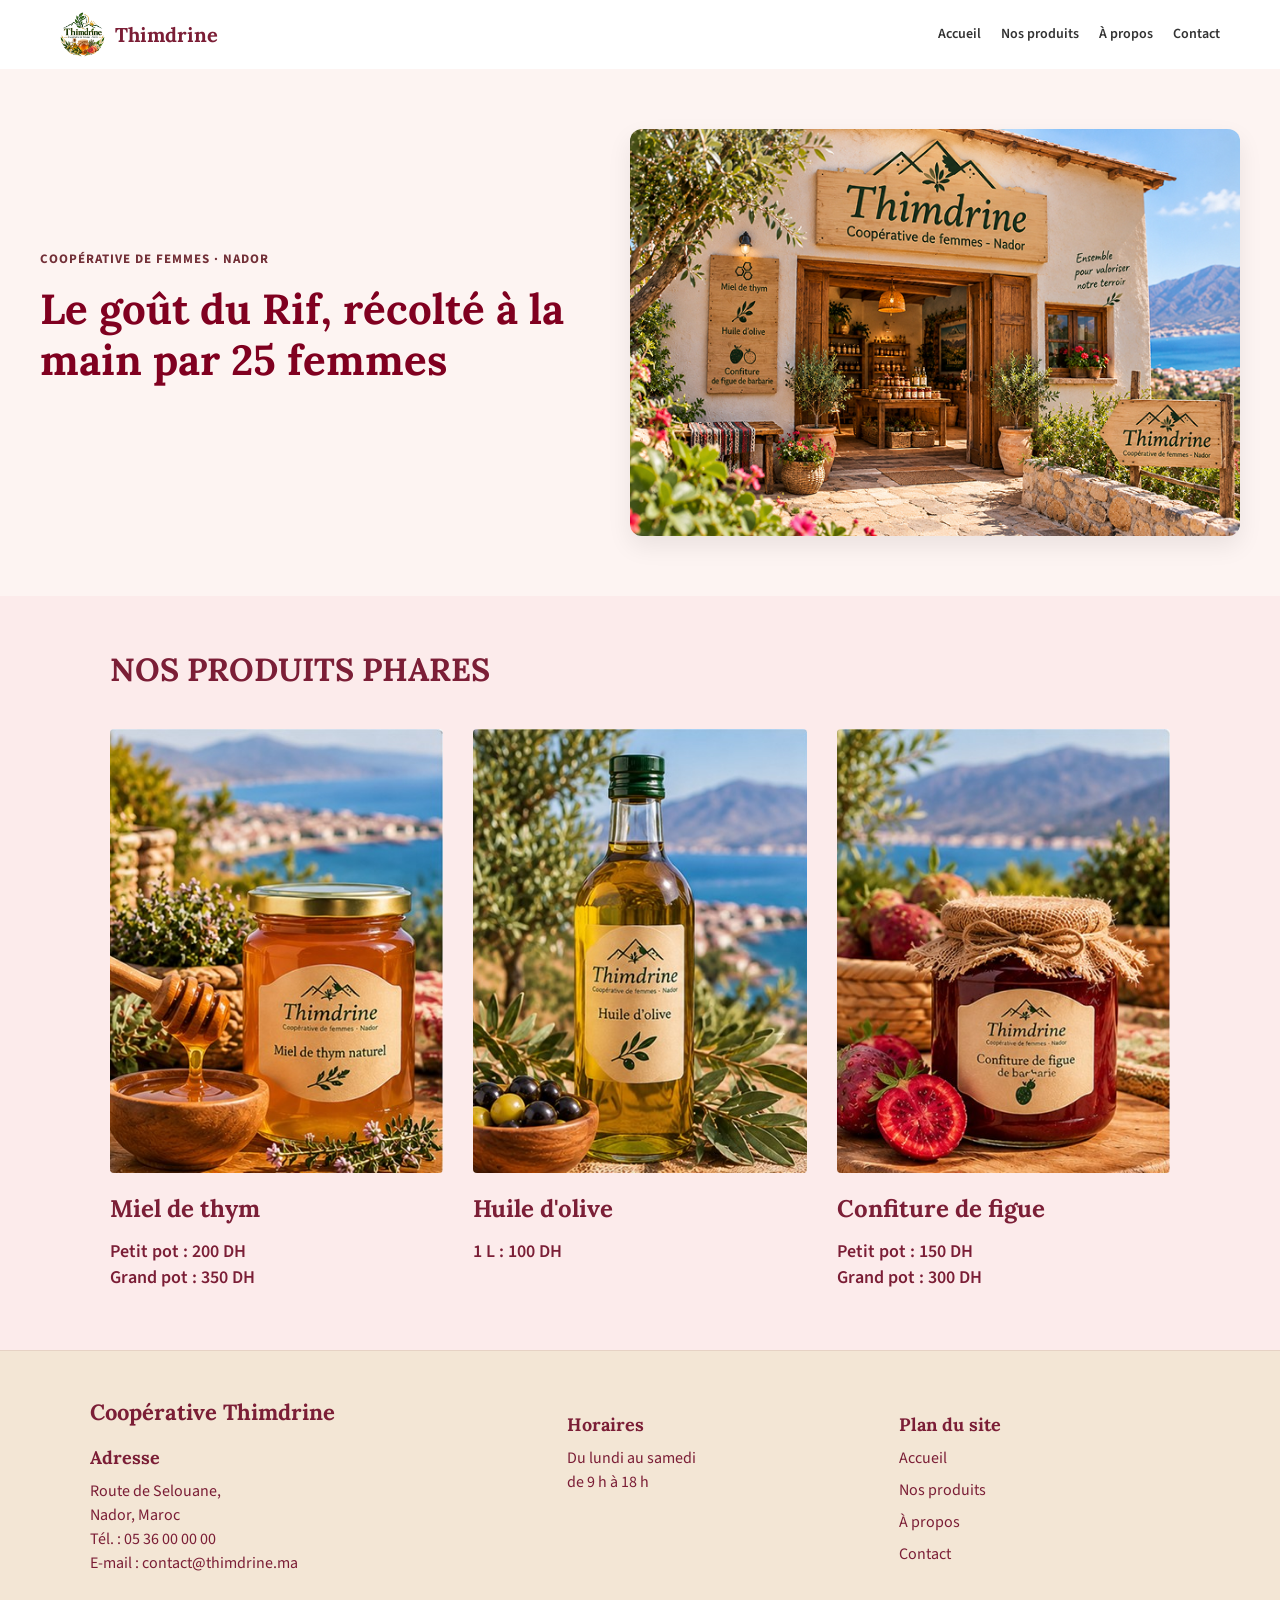
<file: index.html>
<!DOCTYPE html>
<html lang="fr">
<head>
  <meta charset="UTF-8">
  <meta name="viewport" content="width=device-width, initial-scale=1.0">
  <title>Thimdrine - Accueil</title>

  <!-- Police Lora pour les titres & Source Sans 3 pour le texte -->
  <link rel="preconnect" href="https://fonts.googleapis.com">
  <link rel="preconnect" href="https://fonts.gstatic.com" crossorigin>
  <link href="https://fonts.googleapis.com/css2?family=Lora:ital,wght@0,600;0,700;1,600&family=Source+Sans+3:wght@400;600;700&display=swap" rel="stylesheet">

  <!-- Lien vers le fichier CSS externe -->
  <link rel="stylesheet" href="style.css">
</head>
<body>
<!--entete-->
<header class="navbar">
  <div class="logo-thimd">
    <div class="logo-circle">
      <img src="images/logo.jpg" alt="Thimdrine Logo" class="logo-img">
    </div>
    <span class="logo-text">Thimdrine</span>
  </div>
  <nav class="nav-links">
    <a href="index.html">Accueil</a>
    <a href="products.html">Nos produits</a>
    <a href="a-propos.html">À propos</a>
    <a href="contact.html">Contact</a>
  </nav>
</header>

  <main>
    <!-- Section image et titre  -->
  <section class="hero-section">
  <div class="hero-coo-gou">
    <span class="hero-subtitle">COOPÉRATIVE DE FEMMES · NADOR</span>
    <h1 class="hero-title">Le goût du Rif, récolté à la main par 25 femmes</h1>
  
  </div>
  <div class="hero-image-coo-gou">
    <img src="images/page1.jpg" alt="Boutique Thimdrine à Nador" class="hero-img">
  </div>
</section>
  <section class="produits-phares-section">
  <h2 class="section-title">NOS PRODUITS PHARES</h2>

 
  <div class="produits-grid">
    
  
    <div class="product-ph">
      <div class="image-ph1">
        <img src="images/produit3.jpg" alt="Miel de thym">
      </div>
      <h3 class="product-title">Miel de thym</h3>
      <p class="product-price-ind">Petit pot : 200 DH<br>Grand pot : 350 DH</p>
    </div>

  
    <div class="product-ph">
      <div class="image-ph1">
        <img src="images/produit2.jpg" alt="Huile d'olive">
      </div>
      <h3 class="product-title">Huile d'olive</h3>
      <p class="product-price-ind">1 L : 100 DH</p>
    </div>


    <div class="product-ph">
      <div class="image-ph1">
        <img src="images/produit1.jpg" alt="Confiture de figue">
      </div>
      <h3 class="product-title">Confiture de figue</h3>
      <p class="product-price-ind">Petit pot : 150 DH<br>Grand pot : 300 DH</p>
    </div>

  </div>
</section>
  </main>

  <!-- Pied de page / Footer -->
  <footer class="footer-tous">
  <div class="footer-grid">
    
    <!-- Colonne 1 : Adresse & Contacts -->
    <div class="footer-col">
      <p class="footer-brand">Coopérative Thimdrine</p>
      <p class="footer-heading">Adresse</p>
      <p>Route de Selouane,<br>Nador, Maroc</p>
      <p class="footer-contact-item">Tél. : 05 36 00 00 00</p>
      <p class="footer-contact-item">E-mail : contact@thimdrine.ma</p>
    </div>

    <!-- Colonne 2 : Horaires -->
    <div class="footer-col">
      <p class="footer-heading">Horaires</p>
      <p>Du lundi au samedi<br>de 9 h à 18 h</p>
    </div>

    <!-- Colonne 3 : Navigation du site -->
    <div class="footer-col">
      <p class="footer-heading">Plan du site</p>
      <ul class="footer-links">
        <li><a href="index.html" class="active">Accueil</a></li>
        <li><a href="products.html">Nos produits</a></li>
        <li><a href="a-propos.html">À propos</a></li>
        <li><a href="contact.html">Contact</a></li>
      </ul>
    </div>

  </div>
</footer>
</body>
</html>
</file>
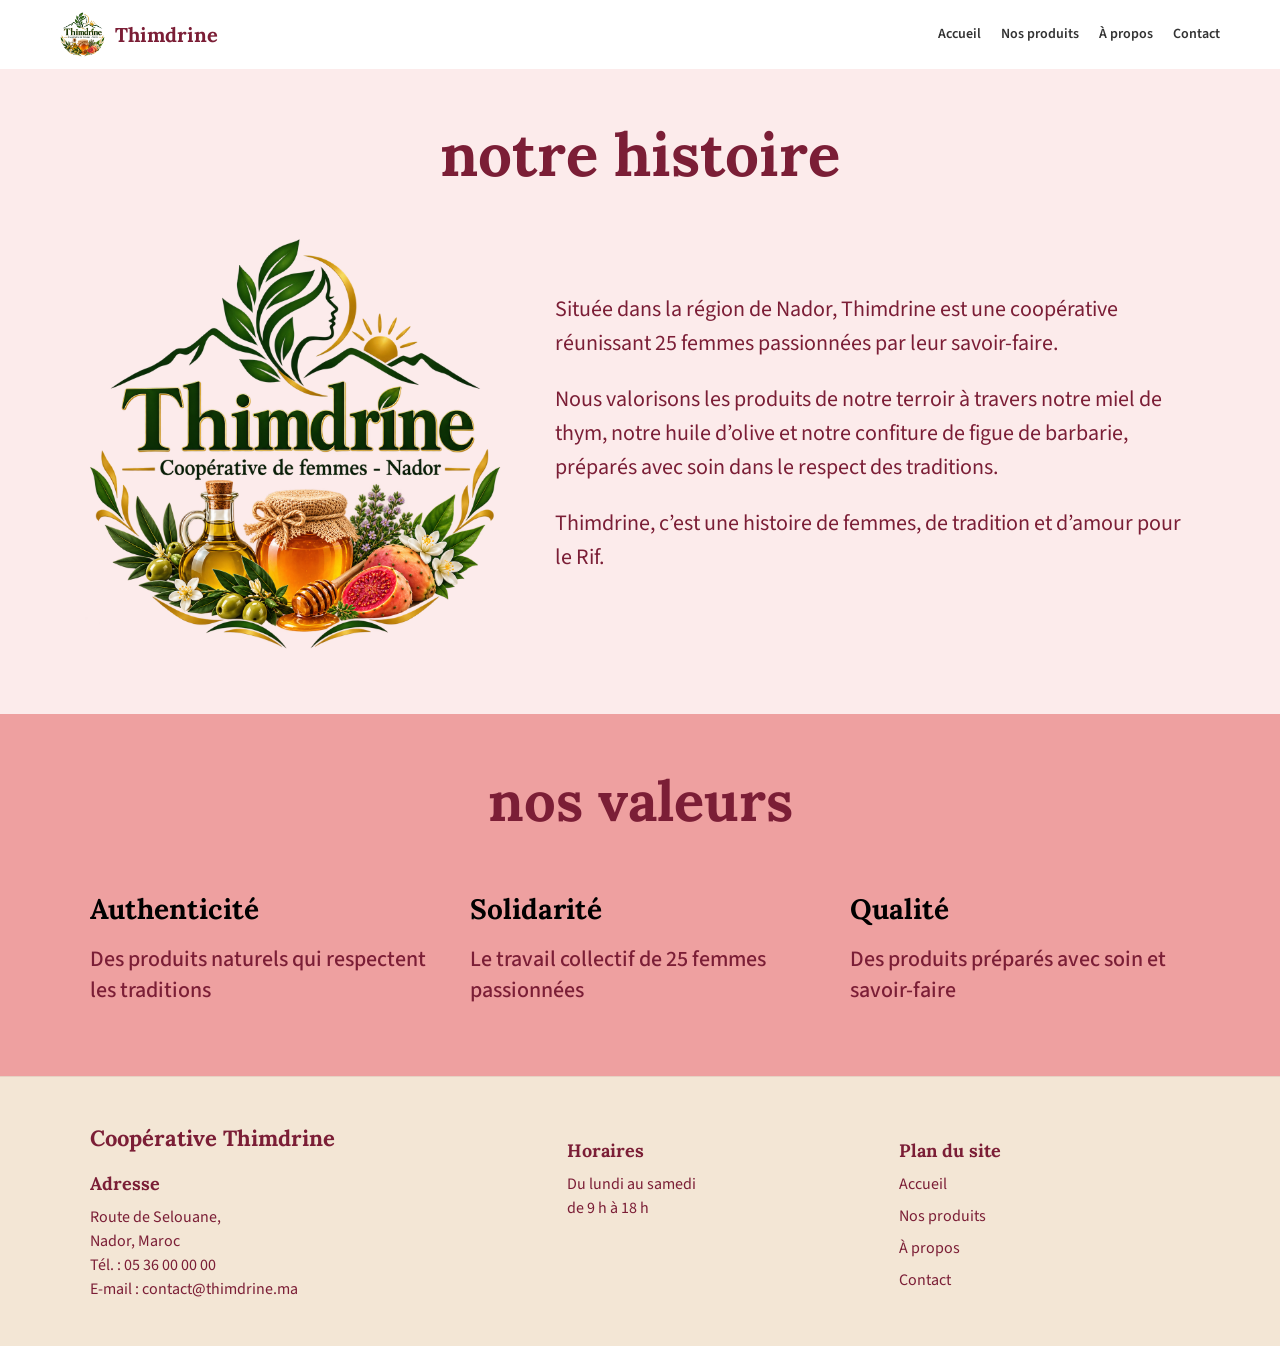
<file: a-propos.html>
<!DOCTYPE html>
<html lang="fr">
<head>
  <meta charset="UTF-8">
  <meta name="viewport" content="width=device-width, initial-scale=1.0">
  <title>À propos | Thimdrine</title>

  <!-- Google Fonts : Lora & Source Sans 3 -->
  <link rel="preconnect" href="https://fonts.googleapis.com">
  <link rel="preconnect" href="https://fonts.gstatic.com" crossorigin>
  <link href="https://fonts.googleapis.com/css2?family=Lora:wght@600;700&family=Source+Sans+3:wght@400;600;700&display=swap" rel="stylesheet">

  <!-- Liaison avec la feuille de style centrale -->
  <link rel="stylesheet" href="style.css">
</head>
<body>

  <!-- Navigation / Header -->
<header class="navbar">
  <div class="logo-thimd">
    <div class="logo-circle">
      <img src="images/logo.jpg"alt="Thimdrine Logo" class="logo-img">
    </div>
    <span class="logo-text">Thimdrine</span>
  </div>
  <nav class="nav-links">
    <a href="index.html">Accueil</a>
    <a href="products.html">Nos produits</a>
    <a href="a-propos.html">À propos</a>
    <a href="contact.html">Contact</a>
  </nav>
</header>

  <main>
    <!-- Section Notre Histoire -->
    <section class="histoire-title-img">
      <h1 class="page-title">notre histoire</h1>

      <div class="histoire-img">
        <!-- Illustration à gauche -->
        <div class="histoire-image">
          <img src="images/logo.jpg" alt="Thimdrine Coopérative de femmes - Nador">
        </div>

        <!-- Texte à droite -->
        <div class="histoire-content">
          <p>
            Située dans la région de Nador, Thimdrine est une coopérative réunissant 25 femmes passionnées par leur savoir-faire.
          </p>
          <p>
            Nous valorisons les produits de notre terroir à travers notre miel de thym, notre huile d’olive et notre confiture de figue de barbarie, préparés avec soin dans le respect des traditions.
          </p>
          <p>
            Thimdrine, c’est une histoire de femmes, de tradition et d’amour pour le Rif.
          </p>
        </div>
      </div>
    </section>

    <!-- Section Nos Valeurs -->
    <section class="valeurs-123">
      <h2 class="valeurs-title">nos valeurs</h2>

      <div class="valeurs-grid">
        <article class="valeur-card">
          <h3>Authenticité</h3>
          <p>Des produits naturels qui respectent les traditions</p>
        </article>

        <article class="valeur-card">
          <h3>Solidarité</h3>
          <p>Le travail collectif de 25 femmes passionnées</p>
        </article>

        <article class="valeur-card">
          <h3>Qualité</h3>
          <p>Des produits préparés avec soin et savoir-faire</p>
        </article>
      </div>
    </section>
  </main>
 <footer class="footer-tous">
  <div class="footer-grid">
    
    <!-- Colonne 1 : Adresse & Contacts -->
    <div class="footer-col">
      <p class="footer-brand">Coopérative Thimdrine</p>
      <p class="footer-heading">Adresse</p>
      <p>Route de Selouane,<br>Nador, Maroc</p>
      <p class="footer-contact-item">Tél. : 05 36 00 00 00</p>
      <p class="footer-contact-item">E-mail : contact@thimdrine.ma</p>
    </div>

    <!-- Colonne 2 : Horaires -->
    <div class="footer-col">
      <p class="footer-heading">Horaires</p>
      <p>Du lundi au samedi<br>de 9 h à 18 h</p>
    </div>

    <!-- Colonne 3 : Navigation du site -->
    <div class="footer-col">
      <p class="footer-heading">Plan du site</p>
      <ul class="footer-links">
        <li><a href="index.html" class="active">Accueil</a></li>
        <li><a href="products.html">Nos produits</a></li>
        <li><a href="a-propos.html">À propos</a></li>
        <li><a href="contact.html">Contact</a></li>
      </ul>
    </div>

  </div>
</footer>
</body>
</html>
</file>
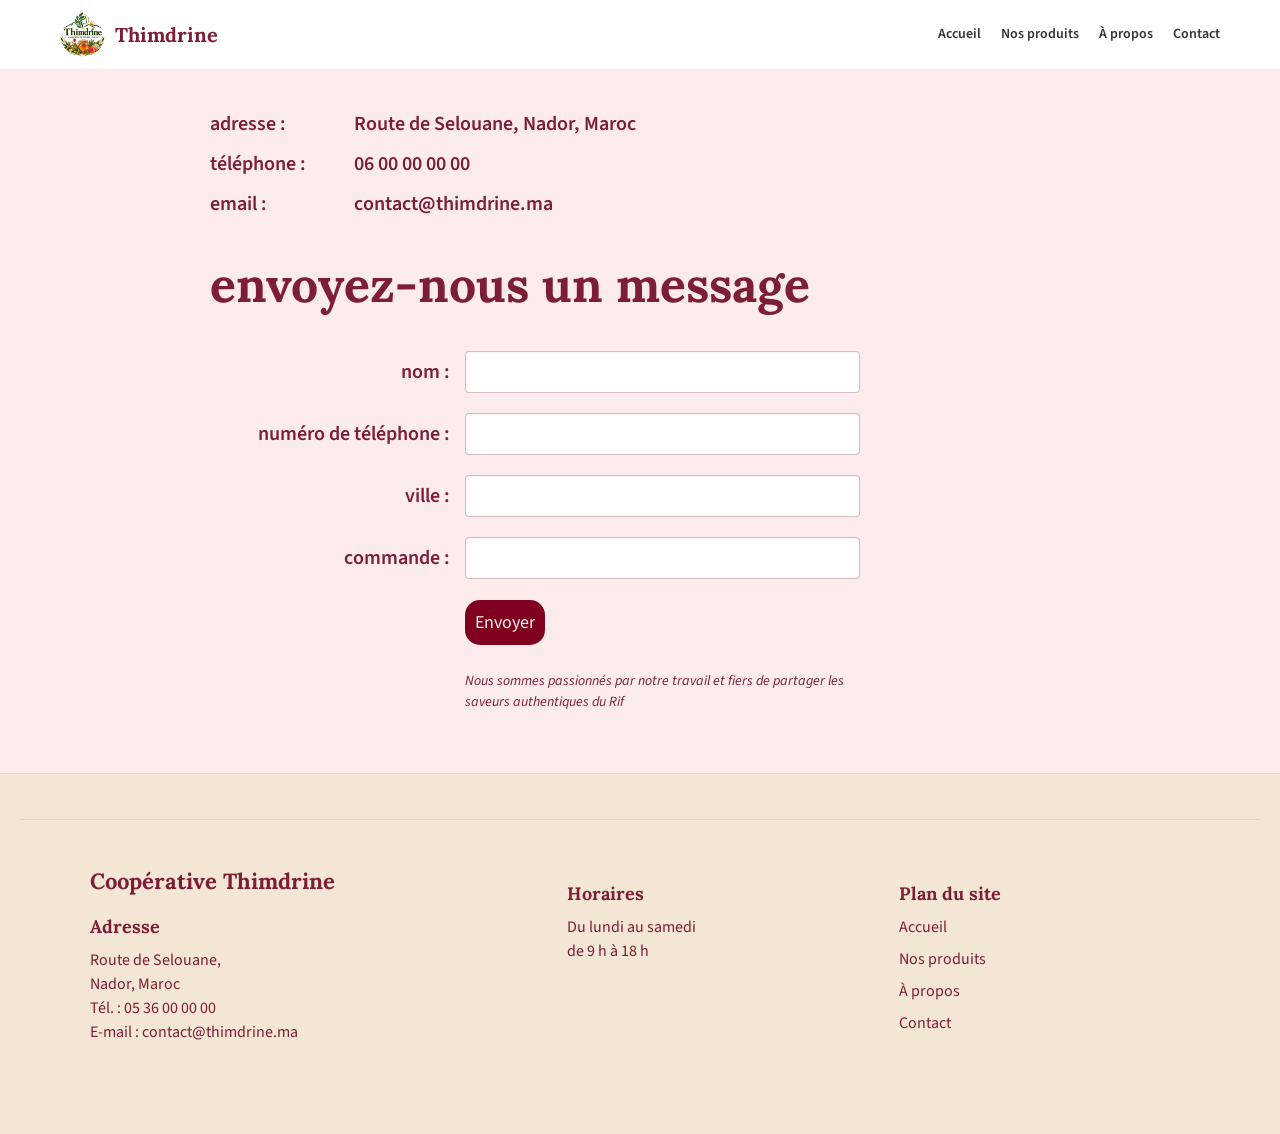
<file: contact.html>
<!DOCTYPE html>
<html lang="fr">
<head>
  <meta charset="UTF-8">
  <meta name="viewport" content="width=device-width, initial-scale=1.0">
  <title>Thimdrine - Contact</title>

  <!-- Google Fonts : Lora & Source Sans 3 -->
  <link rel="preconnect" href="https://fonts.googleapis.com">
  <link rel="preconnect" href="https://fonts.gstatic.com" crossorigin>
  <link href="https://fonts.googleapis.com/css2?family=Lora:ital,wght@0,600;0,700;1,600&family=Source+Sans+3:wght@400;600;700&display=swap" rel="stylesheet">

  <!-- Liaison avec la feuille de style centrale -->
  <link rel="stylesheet" href="style.css">
</head>
<body>

  <!-- Navigation / Header -->
<header class="navbar">
  <div class="logo-thimd">
    <div class="logo-circle">
      <img src="images/logo.jpg"alt="Thimdrine Logo" class="logo-img">
    </div>
    <span class="logo-text">Thimdrine</span>
  </div>
  <nav class="nav-links">
    <a href="index.html">Accueil</a>
    <a href="products.html">Nos produits</a>
    <a href="a-propos.html">À propos</a>
    <a href="contact.html">Contact</a>
  </nav>
</header>

  <main>
    <!-- Section Infos de Contact -->
    <section class="contact-info-tous-section">
      <div class="contact-info-container">
        <div class="info-line">
          <span class="info-label">adresse :</span>
          <span class="info-val">Route de Selouane, Nador, Maroc</span>
        </div>
        <div class="info-line">
          <span class="info-label">téléphone :</span>
          <span class="info-val">06 00 00 00 00</span>
        </div>
        <div class="info-line">
          <span class="info-label">email :</span>
          <span class="info-val">contact@thimdrine.ma</span>
        </div>
      </div>
    </section>

    <!-- Section Formulaire -->
    <section class="contact-form-section">
      <h1 class="page-title-left">envoyez-nous un message</h1>

      <form action="#" method="POST" class="contact-form">
        
        <div class="form-group">
          <label for="nom">nom :</label>
          <input type="text" id="nom" name="nom" required>
        </div>

        <div class="form-group">
          <label for="telephone">numéro de téléphone :</label>
          <input type="tel" id="telephone" name="telephone" required>
        </div>

        <div class="form-group">
          <label for="ville">ville :</label>
          <input type="text" id="ville" name="ville">
        </div>

        <div class="form-group">
          <label for="commande">commande :</label>
          <input type="text" id="commande" name="commande">
        </div>

        <div class="form-submit">
            <a href="index.html" class="btn-envoyer">Envoyer</a>
        </div>

        <p class="form-footer-note">
          Nous sommes passionnés par notre travail et fiers de partager les saveurs authentiques du Rif
        </p>

      </form>
    </section>
  </main>

  <!-- Footer Commun -->
  <footer class="footer-tous">
   <footer class="footer-tous">
  <div class="footer-grid">
    
    <!-- Colonne 1 : Adresse & Contacts -->
    <div class="footer-col">
      <p class="footer-brand">Coopérative Thimdrine</p>
      <p class="footer-heading">Adresse</p>
      <p>Route de Selouane,<br>Nador, Maroc</p>
      <p class="footer-contact-item">Tél. : 05 36 00 00 00</p>
      <p class="footer-contact-item">E-mail : contact@thimdrine.ma</p>
    </div>

    <!-- Colonne 2 : Horaires -->
    <div class="footer-col">
      <p class="footer-heading">Horaires</p>
      <p>Du lundi au samedi<br>de 9 h à 18 h</p>
    </div>

    <!-- Colonne 3 : Navigation du site -->
    <div class="footer-col">
      <p class="footer-heading">Plan du site</p>
      <ul class="footer-links">
        <li><a href="index.html" class="active">Accueil</a></li>
        <li><a href="products.html">Nos produits</a></li>
        <li><a href="a-propos.html">À propos</a></li>
        <li><a href="contact.html">Contact</a></li>
      </ul>
    </div>

  </div>
</footer>
</body>
</html>
</file>
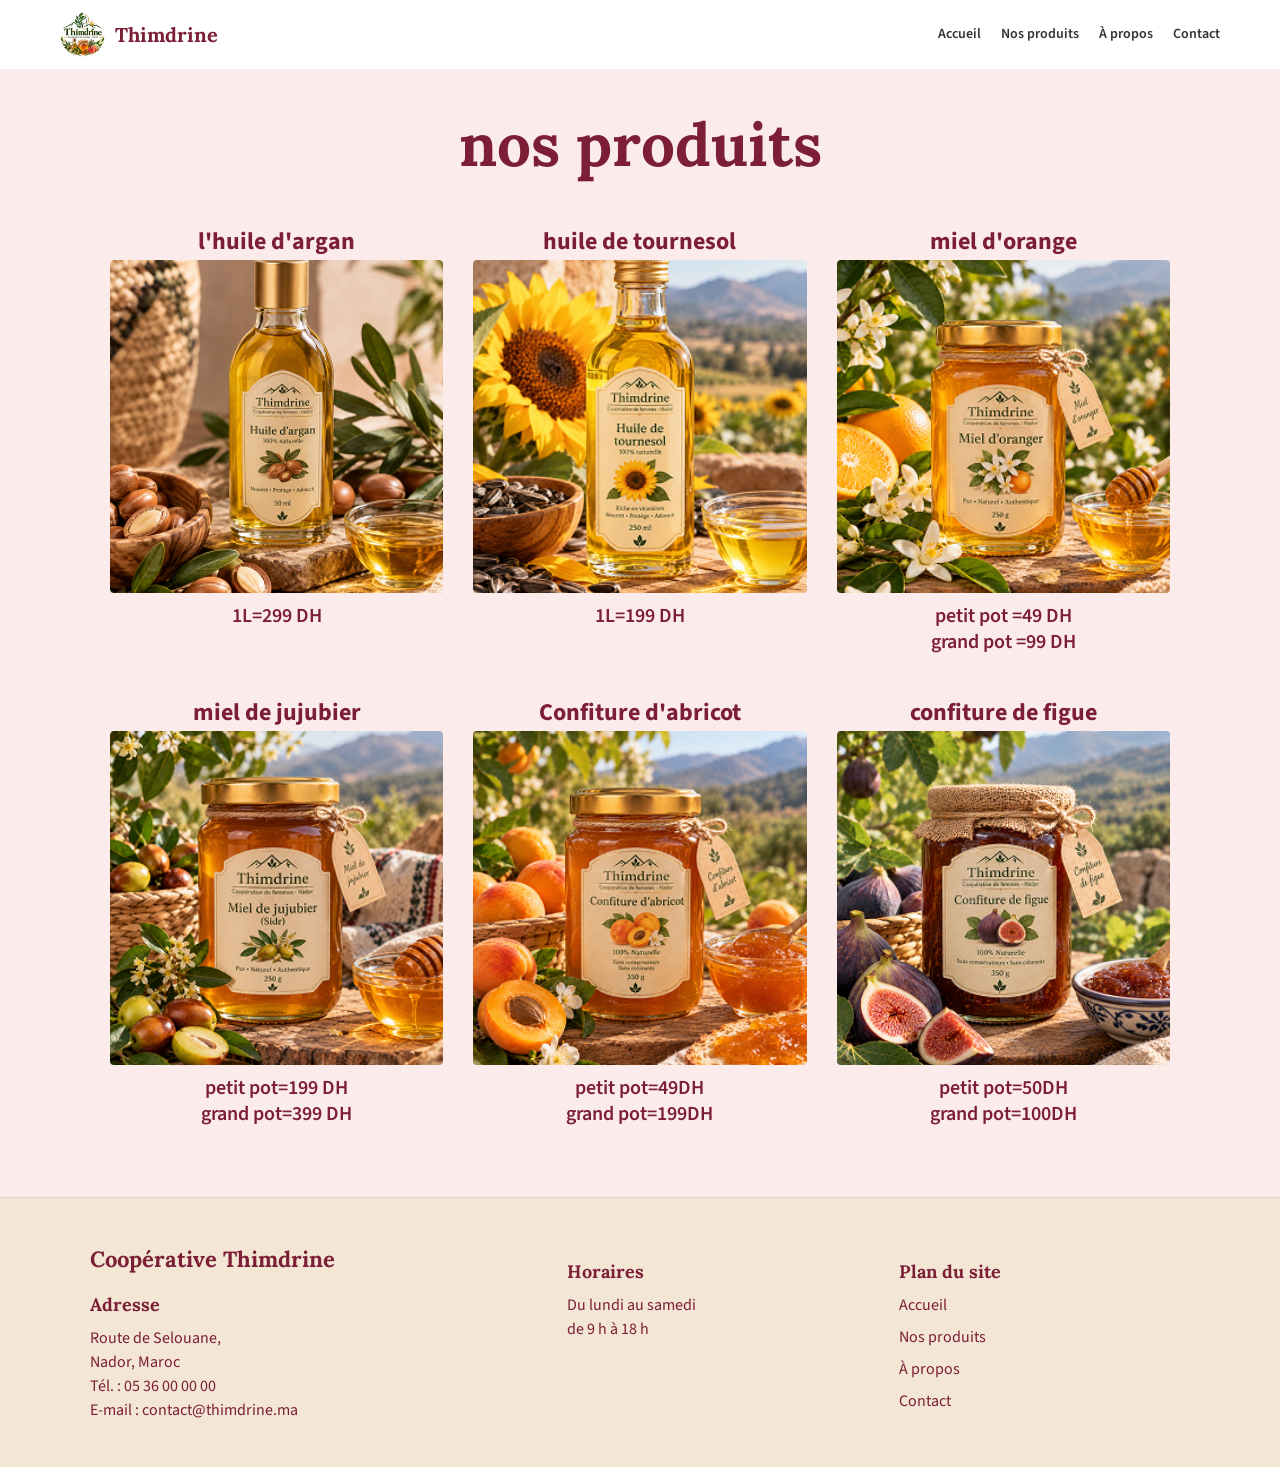
<file: products.html>
<!DOCTYPE html>
<html lang="fr">

<head>
  <meta charset="UTF-8">
  <meta name="viewport" content="width=device-width, initial-scale=1">
  <meta name="description" content="Thimdrine, coopérative de 25 femmes de Nador : miel de thym, huile d'olive et confiture de figue de barbarie du Rif.">
  <title>Nos produits | Thimdrine</title>
  <link rel="icon" href="images/logo.jpg">
  <link rel="stylesheet" href="https://fonts.googleapis.com/css2?family=Lora:wght@700&amp;family=Source+Sans+3:wght@400;600;700&amp;display=swap">
  <link rel="stylesheet" href="style.css">
</head>

<body>

  <!-- En-tête / Header -->
<header class="navbar">
  <div class="logo-thimd">
    <div class="logo-circle">
      <img src="images/logo.jpg"alt="Thimdrine Logo" class="logo-img">
    </div>
    <span class="logo-text">Thimdrine</span>
  </div>
  <nav class="nav-links">
    <a href="index.html">Accueil</a>
    <a href="products.html">Nos produits</a>
    <a href="a-propos.html">À propos</a>
    <a href="contact.html">Contact</a>
  </nav>
</header>
 
  <main class="prod-tous">
    <h1 class="page-title">nos produits</h1>

    <div class="products-grid">

      <!-- Produit 1 -->
      <div class="products">
        <h2 class="products-title">l'huile d'argan</h2>
        <div class="image6">
          <img src="images/huile d'argan.jpg" alt="L'huile d'argan">
        </div>
        <p class="product-price">1L=299 DH</p>
      </div>

      <!-- Produit 2 -->
      <div class="products">
        <h2 class="products-title">huile de tournesol</h2>
        <div class="image6">
          <img src="images/huile.jpg" alt="Huile de tournesol">
        </div>
        <p class="product-price">1L=199 DH</p>
      </div>

      <!-- Produit 3 -->
      <div class="products">
        <h2 class="products-title-ph">miel d'orange</h2>
        <div class="image6">
          <img src="images/miel orange.jpg" alt="Miel d'orange">
        </div>
        <p class="product-price">
          petit pot =49 DH<br>
          grand pot =99 DH
        </p>
      </div>

      <!-- Produit 4 -->
      <div class="products">
        <h2 class="products-title-ph">miel de jujubier</h2>
        <div class="image6">
          <img src="images/miel juj.jpg" alt="Miel de jujubier">
        </div>
        <p class="product-price">
          petit pot=199 DH<br>
          grand pot=399 DH
        </p>
      </div>

      <!-- Produit 5 -->
      <div class="products">
        <h2 class="products-title-ph">Confiture d'abricot</h2>
        <div class="image6">
          <img src="images/confiture abricot.jpg" alt="Confiture d'abricot">
        </div>
        <p class="product-price">
          petit pot=49DH<br>
          grand pot=199DH
        </p>
      </div>

      <!-- Produit 6 -->
      <div class="products">
        <h2 class="products-title-ph">confiture de figue</h2>
        <div class="image6">
          <img src="images/confiture.jpg" alt="Confiture de figue">
        </div>
        <p class="product-price">
          petit pot=50DH<br>
          grand pot=100DH
        </p>
      </div>

    </div>
  </main>
  <footer class="footer-tous">
  <div class="footer-grid">
    
    <!-- Colonne 1 : Adresse & Contacts -->
    <div class="footer-col">
      <p class="footer-brand">Coopérative Thimdrine</p>
      <p class="footer-heading">Adresse</p>
      <p>Route de Selouane,<br>Nador, Maroc</p>
      <p class="footer-contact-item">Tél. : 05 36 00 00 00</p>
      <p class="footer-contact-item">E-mail : contact@thimdrine.ma</p>
    </div>

    <!-- Colonne 2 : Horaires -->
    <div class="footer-col">
      <p class="footer-heading">Horaires</p>
      <p>Du lundi au samedi<br>de 9 h à 18 h</p>
    </div>

    <!-- Colonne 3 : Navigation du site -->
    <div class="footer-col">
      <p class="footer-heading">Plan du site</p>
      <ul class="footer-links">
        <li><a href="index.html" class="active">Accueil</a></li>
        <li><a href="products.html">Nos produits</a></li>
        <li><a href="a-propos.html">À propos</a></li>
        <li><a href="contact.html">Contact</a></li>
      </ul>
    </div>

  </div>
</footer>
</body>
</html>
</file>
<file: style.css>
/* ==========================================
   CHARTE GRAPHIQUE GLOBAL - THIMDRINE
   ========================================== */
:root {
  --couleur-miel: #7B1E36;      
  --couleur-figue: #6C1D2F;      
  --couleur-lin-haut: #FCEBEB;    
  --couleur-lin-bas: #FBF6EC;     
  --couleur-bandeau: #EEA0A0;    
  --couleur-footer: #F3E6D5;      
  --couleur-terre: #2B2118;      
  --couleur-blanc: #FFFFFF;


  --police-titre: 'Lora', Georgia, serif;
  --police-texte: 'Source Sans 3', Arial, sans-serif;
}


* {
  box-sizing: border-box;
  margin: 0;
  padding: 0;
}

body {
  font-family: var(--police-texte);
  background-color: var(--couleur-lin-haut);
  color: var(--couleur-miel);
  line-height: 1.5;
  min-height: 100vh;
}

/* ==========================================
   HEADER / NAVIGATION (COMMUN À TOUTES LES PAGES)
   ========================================== */
.navbar, header {
  background-color: var(--couleur-blanc);
  display: flex;
  justify-content: space-between;
  align-items: center;
  padding: 12px 60px;
}

.logo-thimd {
  display: flex;
  align-items: center;
  gap: 10px;
}

.logo-circle {
  width: 45px;
  height: 45px;
  border-radius: 50%;
  overflow: hidden;
  display: flex;
  align-items: center;
  justify-content: center;
  background-color: var(--couleur-blanc);
}

.logo-img {
  width: 100%;
  height: 100%;
  object-fit: cover;
}

.logo-text {
  font-family: var(--police-titre);
  font-size: 20px;
  font-weight: 700;
  color: var(--couleur-miel);
}

.nav-links, nav {
  display: flex;
  align-items: center;
  gap: 20px;
}

.nav-links a, nav a {
  text-decoration: none;
  color: #333333;
  font-size: 14px;
  font-weight: 600;
}

.nav-links a.active, nav a.active {
  background-color: var(--couleur-miel);
  color: var(--couleur-blanc);
}

/* Titre global de page */
.page-title {
  font-family: var(--police-titre);
  font-size: 60px;
  font-weight: 700;
  color: var(--couleur-miel);
  text-align: center;
  margin-bottom: 35px;
}



.hero-section {
  display: flex;
  align-items: center;
  justify-content: space-around;
  gap: 40px;
  padding: 60px 40px;
  background-color: var(--couleur-fond, #fdf4f2); /* Couleur de fond rose poudré/crème */
}

/* Partie Texte à gauche */
.hero-coo-gou {
  flex: 1;
  max-width: 550px;
}

.hero-subtitle {
  display: block;
  font-family: var(--police-texte);
  font-size: 13px;
  font-weight: 700;
  letter-spacing: 1px;
  color: #722f37; /* Couleur bordeaux foncé */
  margin-bottom: 15px;
  text-transform: uppercase;
}

.hero-title {
  font-family: var(--police-titre); /* Police Lora */
  font-size: 42px;
  font-weight: 700;
  color: #800020; 
  line-height: 1.2;
  margin-bottom: 30px;
}

/* Boutons */
.btn-envoyer{
  background-color: #800020;
  border-radius: 15PX;
 font-size:large;
 padding: 10px;
color: #FBF6EC;
text-decoration: none;
}

/* Partie Image à droite */
.hero-image-coo-gou {
  flex: 1;
  display: flex;
  justify-content: center;
}

.hero-img {
  max-width: 100%;
  height: auto;
  border-radius: 12px;
  box-shadow: 0 10px 25px rgba(0, 0, 0, 0.08);
}


.produits-phares-section {
  max-width: 1100px;
  margin: 50px auto 60px;
  padding: 0 20px;
}


.produits-phares-section .section-title {
  font-family: var(--police-titre);
  font-size: 32px;
  font-weight: 700;
  color: var(--couleur-miel);
  text-transform: uppercase;
  margin-bottom: 35px;
  text-align: left;
}


.produits-grid {
  display: grid;
  grid-template-columns: repeat(3, 1fr); 
  gap: 30px; 
}


.product-ph {
  display: flex;
  flex-direction: column;
  align-items: flex-start;
  text-align: left;
}


.image-ph1 {
  width: 100%;
  aspect-ratio: 3 / 4;
  overflow: hidden;
  border-radius: 4px;
  margin-bottom: 18px;
}

.image-ph1 img {
  width: 100%;
  height: 100%;
  object-fit: cover;
  display: block;
}

.product-title-ph {
  font-family: var(--police-titre);
  font-size: 24px;
  font-weight: 700;
  color: var(--couleur-miel);
  margin-bottom: 8px;
}

.product-price-ind {
  font-size: 18px;
  font-weight: 600;
  color: var(--couleur-miel);
  line-height: 1.4;
}


.histoire-title-img {
  max-width: 1150px;
  margin: 0 auto;
  padding: 40px 20px 60px;
}

.histoire-img{
  display: flex;
  align-items: center;
  justify-content: space-between;
  gap: 50px;
}

.histoire-image {
  flex: 1;
  max-width: 420px;
  display: flex;
  justify-content: center;
}

.histoire-image img {
  width: 100%;
  height: auto;
  object-fit: contain;
}

.histoire-content {
  flex: 1.4;
}

.histoire-content p {
  font-size: 22px;
  line-height: 1.55;
  color: var(--couleur-miel);
  margin-bottom: 22px;
}

.valeurs-123 {
  background-color: var(--couleur-bandeau);
  padding: 45px 20px 70px;
  width: 100%;
  text-align: center;
}

.valeurs-title {
  font-family: var(--police-titre);
  font-size: 56px;
  font-weight: 700;
  color: var(--couleur-miel);
  margin-bottom: 45px;
}

.valeurs-grid {
  max-width: 1100px;
  margin: 0 auto;
  display: grid;
  grid-template-columns: repeat(3, 1fr);
  gap: 40px;
  text-align: left;
}

.valeur-card h3 {
  font-family: var(--police-titre);
  font-size: 28px;
  font-weight: 700;
  color: #000000;
  margin-bottom: 14px;
}

.valeur-card p {
  font-size: 22px;
  line-height: 1.4;
  color: var(--couleur-miel);
  font-weight: 500;
}


.prod-tous{
  max-width: 1100px;
  margin: 0 auto;
  padding: 30px 20px 70px;
  text-align: center;
}

.products-grid {
  display: grid;
  grid-template-columns: repeat(3, 1fr);
  gap: 40px 30px;
}

.products {
  display: flex;
  flex-direction: column;
  align-items: center;
  text-align: center;
}

.product-title {
  font-family: var(--police-titre);
  font-size: 24px;
  font-weight: 700;
  color: var(--couleur-miel);
  margin-bottom: 12px;
  text-align: center;
}

.image6 {
  width: 100%;
  aspect-ratio: 1 / 1;
  overflow: hidden;
  border-radius: 4px;
  margin-bottom: 10px;
}

.image6 img {
  width: 100%;
  height: 100%;
  object-fit: cover;
  display: block;
}
.product-price {
  font-size: 20px;
  font-weight: 600;
  color: var(--couleur-miel);
  line-height: 1.3;
  text-align: center;
}


.contact-info-tous-section {
  max-width: 900px;
  margin: 40px auto 20px;
  padding: 0 20px;
}

.contact-info-container {
  display: flex;
  flex-direction: column;
  gap: 10px;
}

.info-line {
  font-size: 20px;
  font-weight: 600;
  color: var(--couleur-miel);
}

.info-label {
  display: inline-block;
  width: 140px;
  text-transform: lowercase;
}

.contact-form-section {
  max-width: 900px;
  margin: 30px auto 60px;
  padding: 0 20px;
}

.page-title-left {
  font-family: var(--police-titre);
  font-size: 48px;
  font-weight: 700;
  color: var(--couleur-miel);
  margin-bottom: 30px;
  text-transform: lowercase;
}

.contact-form {
  display: flex;
  flex-direction: column;
  gap: 20px;
  max-width: 650px;
}

.form-group {
  display: flex;
  align-items: center;
  gap: 15px;
}

.form-group label {
  font-size: 20px;
  font-weight: 600;
  color: var(--couleur-miel);
  width: 240px;
  text-align: right;
  text-transform: lowercase;
}

.form-group input {
  flex: 1;
  height: 42px;
  padding: 8px 12px;
  background-color: var(--couleur-blanc);
  border: 1px solid rgba(123, 30, 54, 0.3);
  border-radius: 4px;
  font-family: var(--police-texte);
  font-size: 16px;
  color: var(--couleur-terre);
  box-shadow: inset 0 1px 3px rgba(0,0,0,0.05);
}

.form-group input:focus {
  outline: none;
  border-color: var(--couleur-miel);
  box-shadow: 0 0 0 2px rgba(123, 30, 54, 0.15);
}

.form-submit {
  margin-left: 255px;
  margin-top: 10px;
}

.form-footer-note {
  margin-left: 255px;
  font-size: 14px;
  font-style: italic;
  color: var(--couleur-miel);
  margin-top: 15px;
}


.footer-tous {
  background-color: var(--couleur-footer); /* #F3E6D5 - Fond crème */
  padding: 45px 20px;
  border-top: 1px solid rgba(123, 30, 54, 0.1);
}

.footer-grid {
  max-width: 1100px;
  margin: 0 auto;
  display: grid;
  grid-template-columns: 1.5fr 1fr 1fr; 
  gap: 40px;
}

.footer-brand {
  font-family: var(--police-titre);
  font-size: 22px;
  font-weight: 700;
  color: var(--couleur-miel);
  margin-bottom: 15px;
}

.footer-heading {
  font-family: var(--police-titre);
  font-size: 18px;
  font-weight: 700;
  color: var(--couleur-miel);
  margin-bottom: 8px;
  margin-top: 15px;
}


.footer-col a {
  color: var(--couleur-miel);
  text-decoration: none;
}


.footer-col a:hover {
  text-decoration: underline;
}

.footer-links {
  list-style: none;
  padding: 0;
  margin: 0;
}

.footer-links li {
  margin-bottom: 8px;
}

/* mobile */

@media (max-width: 850px) {

  /* Header commun à toutes les pages */
  .navbar {
    flex-direction: column;
    gap: 15px;
    padding: 15px;
  }

  .nav-links {
    flex-wrap: wrap;
    justify-content: center;
    gap: 12px;
  }

  /* Accueil : sec principale */
  .hero-section {
   
    flex-direction: column;
    text-align: left;
    padding: 30px 20px;
  }

  .hero-coo-gou {
    max-width: 100%;
  }

  .hero-title {
    font-size: 32px;
  }

  .hero-image-coo-gou {
    width: 100%;
    justify-content: center;
    margin-top: 20px;
  }

  .hero-img {
    width: 100%;
    height: auto;
  }

  /* Accueil : produits ph */
  .produits-grid {
    grid-template-columns: 1fr;
    gap: 35px;
  }

  /* Page Nos produits */
  .products-grid {
    grid-template-columns: 1fr;
    gap: 35px;
  }

  /* Page À propos */
  .histoire-img {
    flex-direction: column;
    text-align: left;
  }

  .histoire-image {
    width: 100%;
  }

  .histoire-image img {
    width: 100%;
    height: auto;
  }

  /* Page À propos  */
  .valeurs-grid {
    grid-template-columns: 1fr;
    gap: 35px;
  }

  .page-title,
  .valeurs-title {
    font-size: 40px;
  }

  /* Footer commun  toutes les pages */
  .footer-grid {
    grid-template-columns: 1fr;
    gap: 25px;
  }

}
</file>
